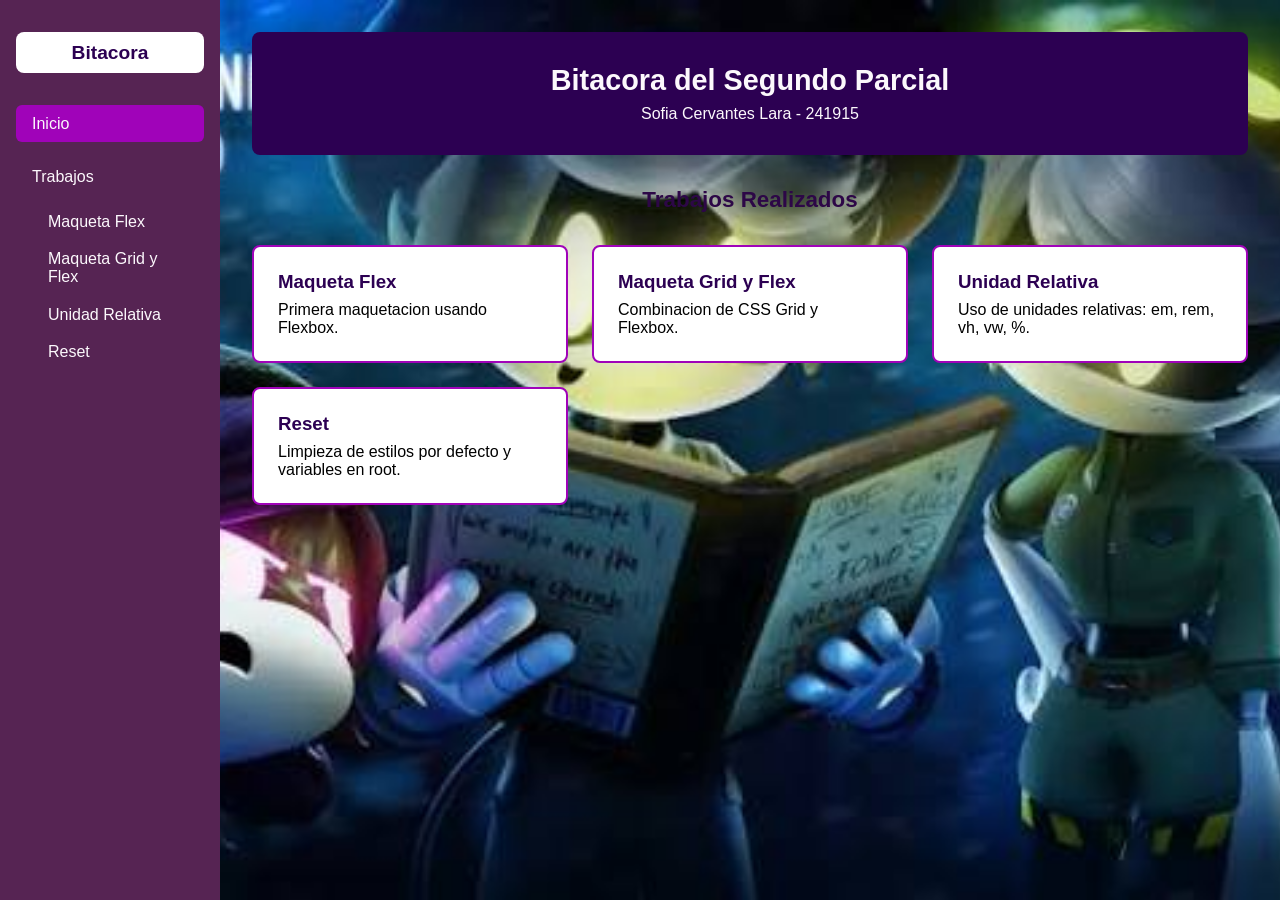
<file: index.html>
<!DOCTYPE html>
<html lang="es">
<head>
    <meta charset="UTF-8">
    <meta name="viewport" content="width=device-width, initial-scale=1.0">
    <title>Bitacora 2do Parcial</title>
    <link rel="stylesheet" href="estilo.css">
</head>
<body>

   
    <button class="btn-menu-movil" id="btnMenu"> Menu</button>

    <nav class="menu-lateral" id="menuLateral">
        <div class="logo-menu">Bitacora</div>
        <ul class="opciones-menu">
            <li><a href="index.html" class="activo">Inicio</a></li>
            <li class="desplegable">
                <a href="#">Trabajos </a>
                <ul class="submenu">
                    <li><a href="maqueta-flex.html">Maqueta Flex</a></li>
                    <li><a href="maqueta-grid.html">Maqueta Grid y Flex</a></li>
                    <li><a href="unidad-relativa.html">Unidad Relativa</a></li>
                    <li><a href="reset.html">Reset</a></li>
                </ul>
            </li>
        </ul>
    </nav>

    <main class="contenido">
        <header class="encabezado">
            <h1>Bitacora del Segundo Parcial</h1>
            <p>Sofia Cervantes Lara - 241915</p>
        </header>

        <section class="seccion-trabajos">
            <h2>Trabajos Realizados</h2>
            <div class="grid-trabajos">
                <div class="tarjeta-trabajo">
                    <h3>Maqueta Flex</h3>
                    <p>Primera maquetacion usando Flexbox.</p>
                </div>
                <div class="tarjeta-trabajo">
                    <h3>Maqueta Grid y Flex</h3>
                    <p>Combinacion de CSS Grid y Flexbox.</p>
                </div>
                <div class="tarjeta-trabajo">
                    <h3>Unidad Relativa</h3>
                    <p>Uso de unidades relativas: em, rem, vh, vw, %.</p>
                </div>
                <div class="tarjeta-trabajo">
                    <h3>Reset</h3>
                    <p>Limpieza de estilos por defecto y variables en root.</p>
                </div>
            </div>
        </section>
    </main>

<script>

const btnMenu = document.getElementById('btnMenu');
const menuLateral = document.getElementById('menuLateral');

btnMenu.addEventListener('click', () => {
    menuLateral.classList.toggle('abierto');
});
</script>

</body>
</html>
</file>
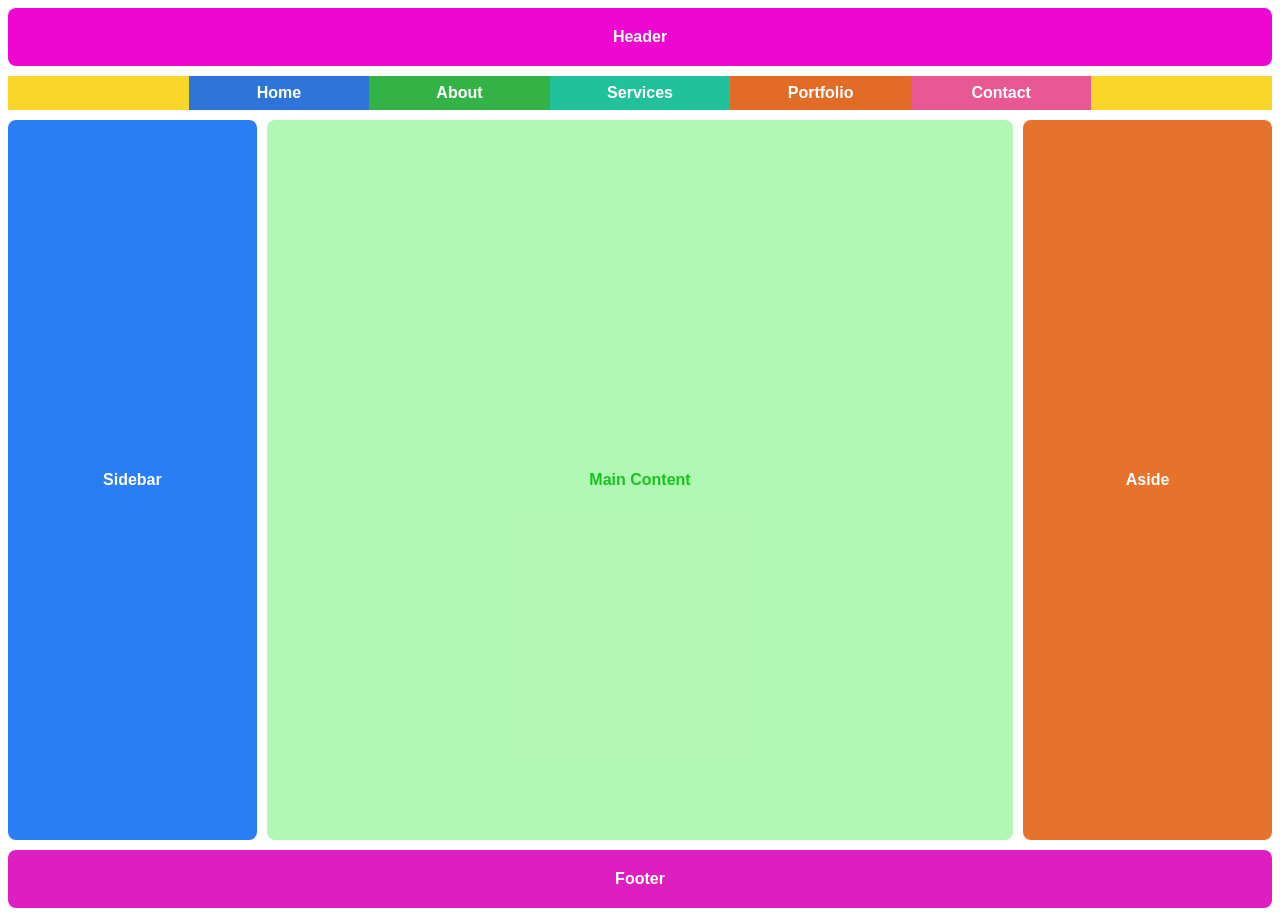
<file: Maqueta Flex/index.html>
<!DOCTYPE html>
<html lang="en">
<head>
    <meta charset="UTF-8">
    <meta name="viewport" content="width=device-width, initial-scale=1.0">
    <title>Document</title>
    <link rel="stylesheet" href="estilo.css">
</head>
<body>

   <div class="layout">
  <header>Header</header>
  <nav>
    <span></span>
    <span>Home</span>
    <span>About</span>
    <span>Services</span>
    <span>Portfolio</span>
    <span>Contact</span>
    <span></span>
  </nav>
  <aside class="sidebar">Sidebar</aside>
  <main>Main Content</main>
  <aside class="aside">Aside</aside>
  <footer>Footer</footer>
</div>

</body>
</html>
</file>
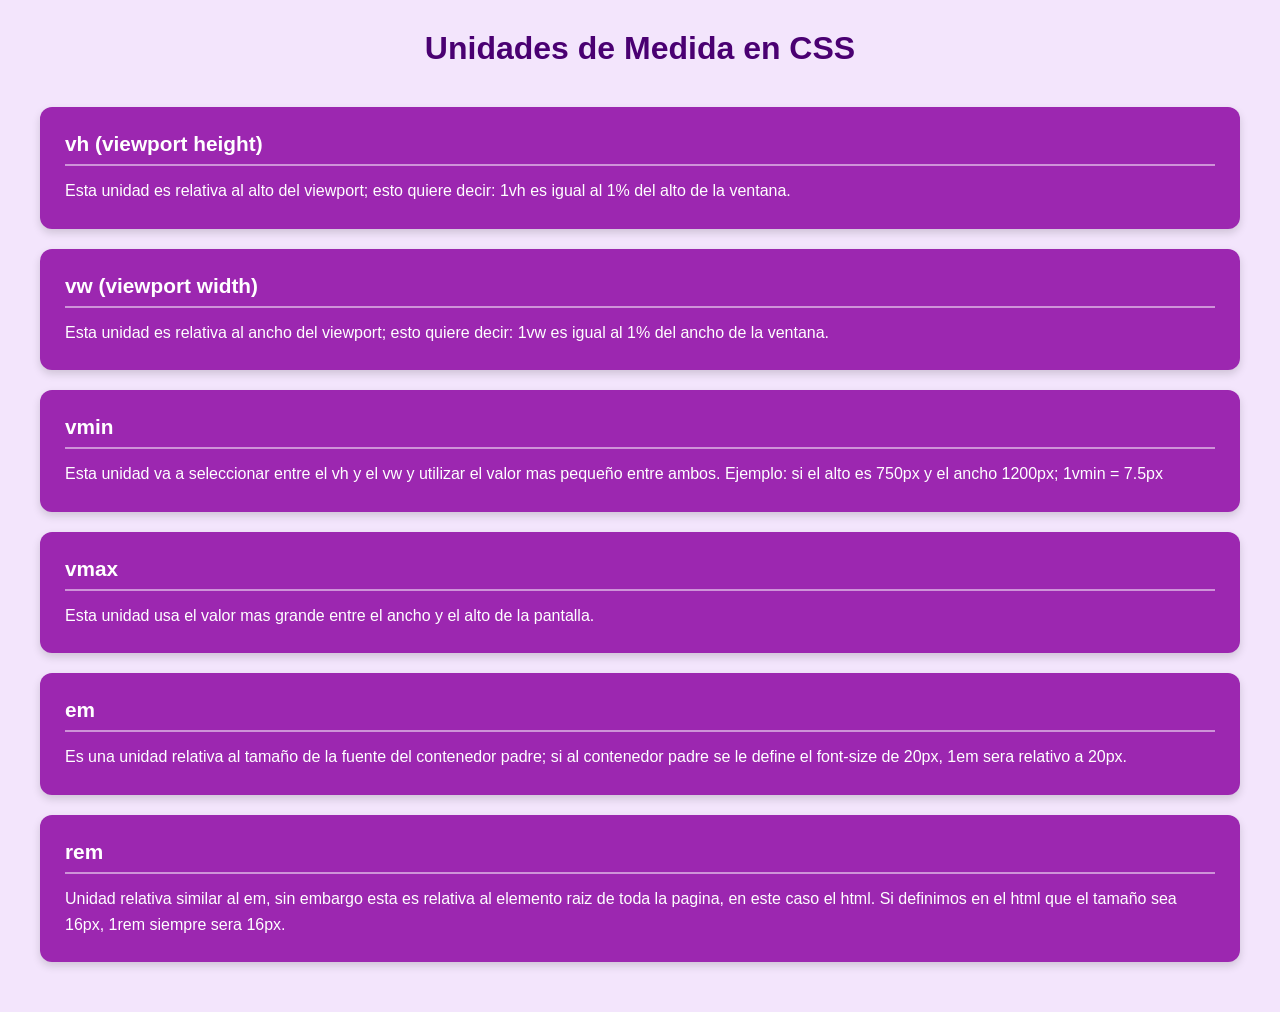
<file: Unidad relativa/index.html>
<!DOCTYPE html>
<html lang="es">
<head>
    <meta charset="UTF-8">
    <meta name="viewport" content="width=device-width, initial-scale=1.0">
    <title>Unidades de Medida en CSS</title>
    <link rel="stylesheet" href="estilo.css">
</head>
<body>

    <main>
        <h1>Unidades de Medida en CSS</h1>

        <div class="ficha">
            <h2>vh (viewport height)</h2>
            <p>Esta unidad es relativa al alto del viewport; esto quiere decir: 1vh es igual al 1% del alto de la ventana.</p>
        </div>

        <div class="ficha">
            <h2>vw (viewport width)</h2>
            <p>Esta unidad es relativa al ancho del viewport; esto quiere decir: 1vw es igual al 1% del ancho de la ventana.</p>
        </div>

        <div class="ficha">
            <h2>vmin</h2>
            <p>Esta unidad va a seleccionar entre el vh y el vw y utilizar el valor mas pequeño entre ambos. Ejemplo: si el alto es 750px y el ancho 1200px; 1vmin = 7.5px</p>
        </div>

        <div class="ficha">
            <h2>vmax</h2>
            <p>Esta unidad usa el valor mas grande entre el ancho y el alto de la pantalla.</p>
        </div>

        <div class="ficha">
            <h2>em</h2>
            <p>Es una unidad relativa al tamaño de la fuente del contenedor padre; si al contenedor padre se le define el font-size de 20px, 1em sera relativo a 20px.</p>
        </div>

        <div class="ficha">
            <h2>rem</h2>
            <p>Unidad relativa similar al em, sin embargo esta es relativa al elemento raiz de toda la pagina, en este caso el html. Si definimos en el html que el tamaño sea 16px, 1rem siempre sera 16px.</p>
        </div>
    </main>

</body>
</html>
</file>
<file: estilo.css>
:root {
    --morado-oscuro: #2c0052;
    --morado-medio: #562453;
    --morado-claro: #a003b9;
    --texto-blanco: #fcf8fc;
    --texto-oscuro: #2d0747;
    --fondo-contenido: #f3e5fc00;
}

* {
    margin: 0;
    padding: 0;
    box-sizing: border-box;
    font-family: sans-serif;
}

body {
    min-height: 100vh;
    display: flex;
    background-image: url('images (6).jpg');
    background-size: cover;
    background-position: center;
    background-attachment: fixed;
    background-repeat: no-repeat;
}

@media (max-width: 1024px) {
    body {
        background-image: url('baac034d54ecf9c254824474eda33d8f.jpg');
        background-size: cover;
        background-position: center;
        background-attachment: fixed;
        background-repeat: no-repeat;
    }
}

.btn-menu-movil {
    display: none;
    position: fixed;
    top: 1rem;
    left: 1rem;
    z-index: 200;
    background-color: var(--morado-claro);
    color: white;
    border: none;
    padding: 0.8rem 1.2rem;
    border-radius: 8px;
    font-size: 1rem;
    cursor: pointer;
}

.menu-lateral {
    width: 220px;
    background-color: var(--morado-medio);
    padding: 2rem 1rem;
    display: flex;
    flex-direction: column;
    gap: 2rem;
    flex-shrink: 0;
}

.logo-menu {
    background-color: white;
    color: var(--morado-oscuro);
    padding: 0.6rem 1rem;
    border-radius: 8px;
    font-weight: bold;
    font-size: 1.2rem;
    text-align: center;
}

.opciones-menu {
    list-style: none;
    display: flex;
    flex-direction: column;
    gap: 1rem;
}

.opciones-menu a {
    color: var(--texto-blanco);
    text-decoration: none;
    padding: 0.6rem 1rem;
    display: block;
    border-radius: 6px;
}

.opciones-menu a.activo,
.opciones-menu a:hover {
    background-color: var(--morado-claro);
}

.submenu {
    list-style: none;
    margin-left: 1rem;
    margin-top: 0.5rem;
}

.contenido {
    flex: 1;
    padding: 2rem;
    background-color: var(--fondo-contenido);
}

.encabezado {
    background-color: var(--morado-oscuro);
    color: var(--texto-blanco);
    padding: 2rem;
    text-align: center;
    border-radius: 8px;
    margin-bottom: 2rem;
}

.encabezado h1 {
    margin-bottom: 0.5rem;
    font-size: 1.8rem;
}

.seccion-trabajos h2 {
    text-align: center;
    color: var(--texto-oscuro);
    margin-bottom: 2rem;
    font-size: 1.4rem;
}

.grid-trabajos {
    display: grid;
    grid-template-columns: repeat(auto-fit, minmax(250px, 1fr));
    gap: 1.5rem;
}

.tarjeta-trabajo {
    border: 2px solid var(--morado-claro);
    border-radius: 8px;
    padding: 1.5rem;
    background-color: white;
}

.tarjeta-trabajo h3 {
    color: var(--morado-oscuro);
    margin-bottom: 0.5rem;
}

.tarjeta-trabajo a {
    display: inline-block;
    margin-top: 1rem;
    color: var(--morado-claro);
    font-weight: bold;
    text-decoration: none;
}

@media (max-width: 768px) {
    .btn-menu-movil {
        display: block;
    }
    .menu-lateral {
        position: fixed;
        top: 0;
        left: 0;
        height: 100vh;
        width: 240px;
        transform: translateX(-100%);
        transition: transform 0.3s ease;
        z-index: 150;
    }
    .menu-lateral.abierto {
        transform: translateX(0);
    }
    .contenido {
        padding: 1.5rem;
        padding-top: 4rem;
    }
}
</file>
<file: Maqueta Flex/estilo.css>
.layout {
  display: grid;
  grid-template-columns: 1fr 3fr 1fr; 
  grid-template-rows: auto auto 2fr auto; 
  gap: 10px;
  min-height: 100vh;
  margin: 0;
  font-family: sans-serif;
  font-weight: bold;
  text-align: center;
  border-radius: 8px;
}


header, nav, footer {
     grid-column: 1 / -1; }


header {
  background: hsl(308, 95%, 48%); 
  color: white;
  padding: 20px;
   border-radius: 8px;
   
}

nav {
  display: flex; 
  gap: 0;
   border-radius: 8px;
}
nav span {
  padding: 8px;
  flex: 1;
  color: white;
  
}

nav span:nth-child(1),

nav span:nth-child(7) {
   background: #f9d629;
   } 

nav span:nth-child(2) {
   background: #2d75d9;
   } 

nav span:nth-child(3) {
   background: #33b246; 
  } 

nav span:nth-child(4) {
   background: #21c19b;
   } 

nav span:nth-child(5) {
   background: #e26b26; 
  } 

nav span:nth-child(6) {
   background: #e85892;
   } 

.sidebar {
  background: #297ef5; 
  color: white;
  padding: 10px;
   border-radius: 8px;
   display: flex;
   align-items: center;     
  justify-content: center;
}

main {
  background: #09e91150; 
  color: #19c31f;
  padding: 10px;
   border-radius: 8px;
    display: flex;
   align-items: center;     
  justify-content: center;
}

.aside {
  background: #e6732c; 
  color: white;
  padding: 10px;
   border-radius: 8px;
    display: flex;
   align-items: center;     
  justify-content: center;
}

footer {
  background: #dd1fc1; 
  color: white;
  padding: 20px;
   border-radius: 8px;
}
</file>
<file: Unidad relativa/estilo.css>
* {
    margin: 0;
    padding: 0;
    box-sizing: border-box;
}

html {
    font-size: 16px;
    font-family: sans-serif;
}

body {
    background-color: #f3e5fc;
    padding: 30px;
}

main {
    max-width: 1200px;
    margin: 0 auto;
}

h1 {
    text-align: center;
    color: #4a0072;
    margin-bottom: 40px;
}

/* Fichas moradas */
.ficha {
    background-color: #9c27b0;
    color: white;
    padding: 25px;
    margin-bottom: 20px;
    border-radius: 12px;
    box-shadow: 0 4px 8px rgba(0, 0, 0, 0.15);
}

.ficha h2 {
    margin-bottom: 12px;
    font-size: 1.3rem;
    border-bottom: 2px solid #ce93d8;
    padding-bottom: 8px;
}

.ficha p {
    line-height: 1.6;
    font-size: 1rem;
}
</file>
